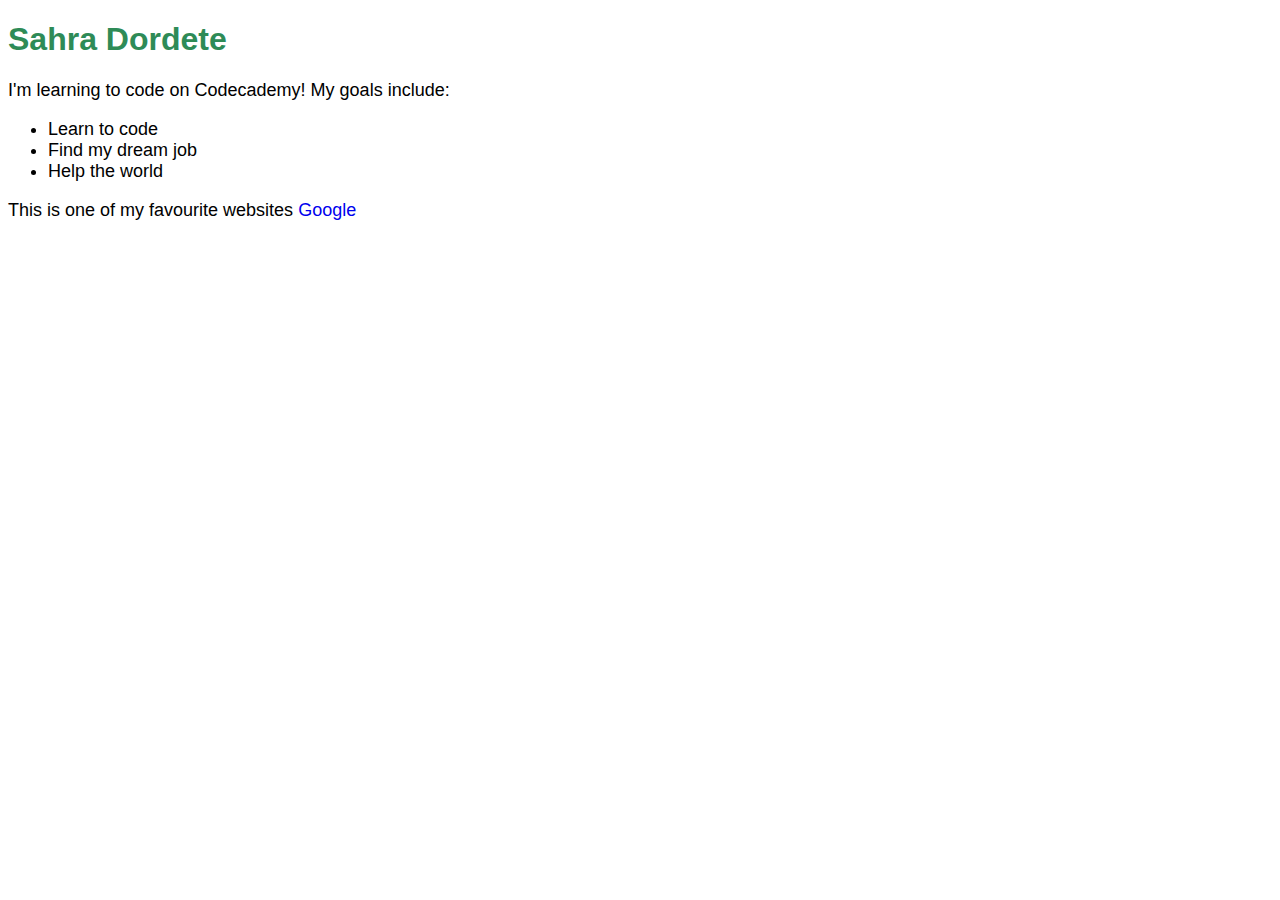
<file: DevProject/index.html>
<!DOCTYPE html>
<html lang="en">
<head>
    <meta charset="UTF-8">
    <meta http-equiv="X-UA-Compatible" content="IE=edge">
    <meta name="viewport" content="width=device-width, initial-scale=1.0">
    <title>Document</title>
    <link rel="stylesheet" href="resources/css/index.css">
</head>
<body>
    <h1>Sahra Dordete</h1>
    <p>I'm learning to code on Codecademy! My goals include:</p>
    <ul>
        <li>Learn to code</li>
        <li>Find my dream job</li>
        <li>Help the world</li>
    </ul>
    <p>This is one of my favourite websites <a href="https://www.google.com/" target="_blank">Google</a></p>
</body>
</html>
</file>
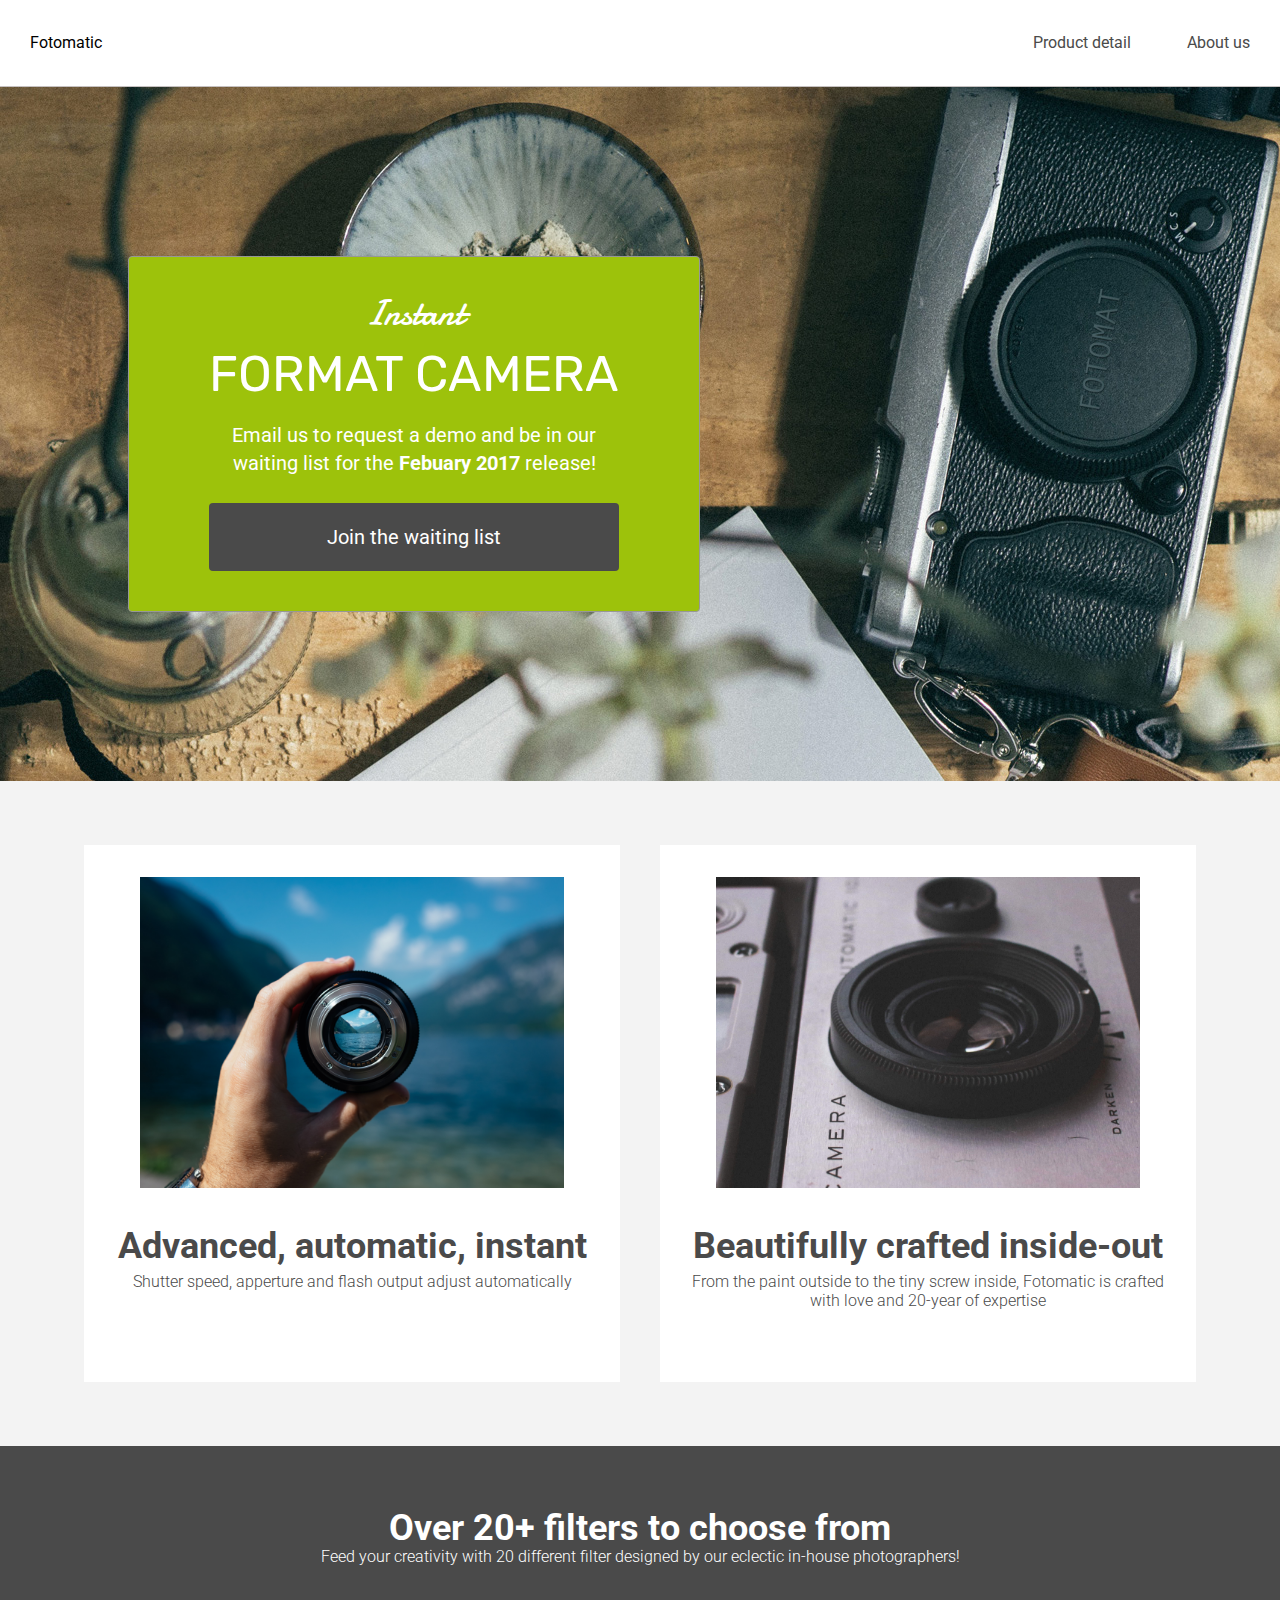
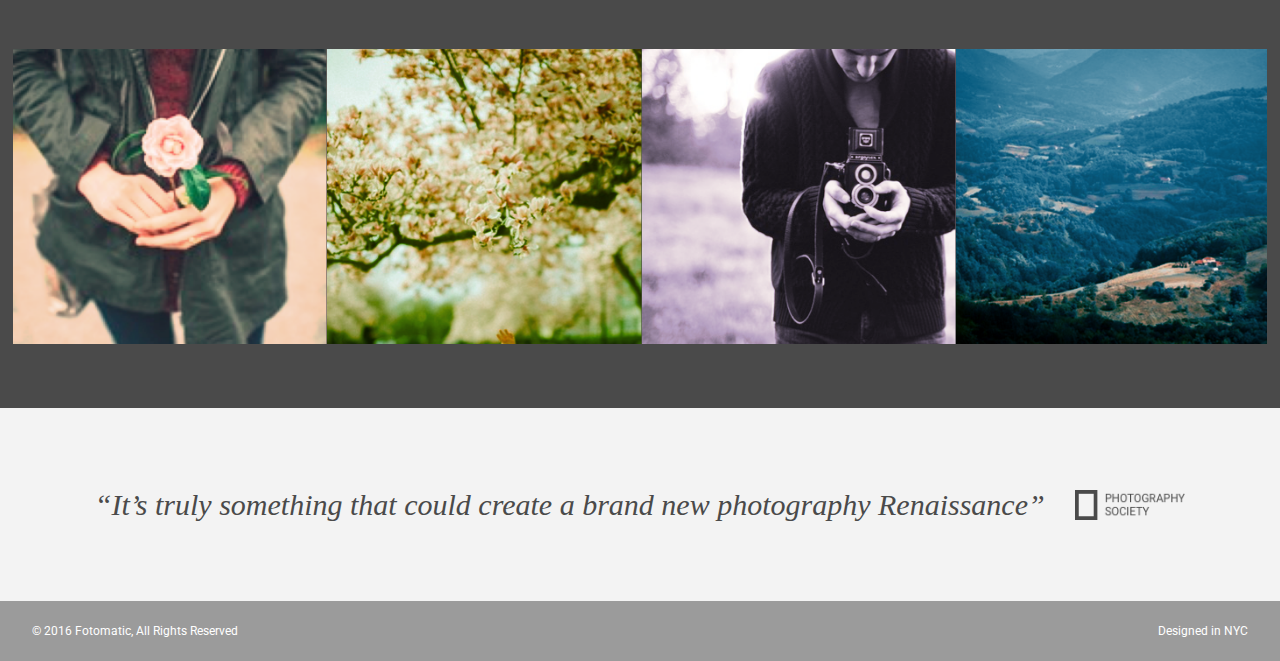
<file: fotomatic/start/index.html>
<!DOCTYPE html>
<html>
<head>
  <link href="https://fonts.googleapis.com/css?family=Damion" rel="stylesheet">
  <link href="https://fonts.googleapis.com/css?family=Rubik" rel="stylesheet">
  <link href="https://fonts.googleapis.com/css?family=Roboto:300,400,600,700" rel="stylesheet">
  <link rel="stylesheet" href="./resources/css/reset.css">
  <link rel="stylesheet" href="resources/css/style.css">
  <meta charset="UTF-8">
</head>
<body>
  <!-- Header -->
  <header>
    <div class="content">
      <a href="index.html" class="desktop logo">Fotomatic</a>
      <nav class="desktop">
        <ul>
          <li><a href="#">Product detail</a></li>
          <li><a href="#">About us</a></li>
          <li><a href="https://www.instagram.com/">Follow us <img class="icon" src="./resources/images/instagram.png"></a></li>
        </ul>
      </nav>
      <nav class="mobile">
        <ul>
          <li><a href="#"><img src="./resources/images/ic-logo.svg"></a></li>
          <li><a href="#"><img src="./resources/images/ic-product-detail.svg"></a></li>
          <li><a href="#"><img src="./resources/images/ic-about-us.svg"></a></li>
          <li><a href="#" class="button">Join us</a></li>
        </ul>
      </nav>
    </div>
  </header>

  <!-- Main Content -->
  <div class="main-content">

    <!-- Sign Up Section -->
    <div id="sign-up-section" class="banner">
      <div id="sign-up-cta">
        <div class="content center">
          <div class="header">
            <h2 class="cursive">Instant</h2>
            <h1 class="striking">FORMAT CAMERA</h1>
          </div>
          <div class="email">
            <span>
              Email us to request a demo and be in our waiting list for the <strong>Febuary 2017</strong> release!
            </span>
            <div class="button">Join the waiting list</div>
          </div>
        </div>
      </div>
    </div>

    <!-- Features Section -->
    <div id="features-section">
      <div class="feature">
        <div class="center">
          <div class="image-container">
            <img src="resources/images/feature-1.png"/>
          </div>
          <div class="content">
            <h2>Advanced, automatic, instant</h2>
            <h3>Shutter speed, apperture and flash output adjust automatically</h3>
          </div>
        </div>
      </div>
      <div class="feature">
        <div class="center">
          <div class="image-container">
            <img src="resources/images/feature-2.png"/>
          </div>
          <div class="content">
            <h2>Beautifully crafted inside-out</h2>
            <h3>From the paint outside to the tiny screw inside, Fotomatic is crafted with love and 20-year of expertise</h3>
          </div>
        </div>
      </div>
    </div>

    <!-- Filters Section -->
    <div id="filters-section">
      <div class="content center">
        <h2>Over 20+ filters to choose from</h2>
        <h3>Feed your creativity with 20 different filter designed by our eclectic in-house photographers!</h3>
      </div>
      <div class="images-container">
        <div class="image-container">
          <img src="./resources/images/filter-1.png" />
        </div>
        <div class="image-container">
          <img src="./resources/images/filter-2.png" />
        </div>
        <div class="image-container">
          <img src="./resources/images/filter-3.png" />
        </div>
        <div class="image-container extra">
          <img src="./resources/images/filter-4.png" />
        </div>
      </div>
    </div>

    <!-- Quotes Section -->
    <div id="quotes-section">
      <div class="content center">
        <span class="quote">“It’s truly something that could create a brand new photography Renaissance”</span>
        <img class="quote-citation" src="./resources/images/photography-logo.png"/>
      </div>
    </div>

    <!-- Footer -->
    <footer>
      <div class="content">
        <span class="copyright">© 2016  Fotomatic, All Rights Reserved</span>
        <span class="location">Designed in NYC</span>
      </div>
    </footer>

  </div>
</body>
</html>
</file>
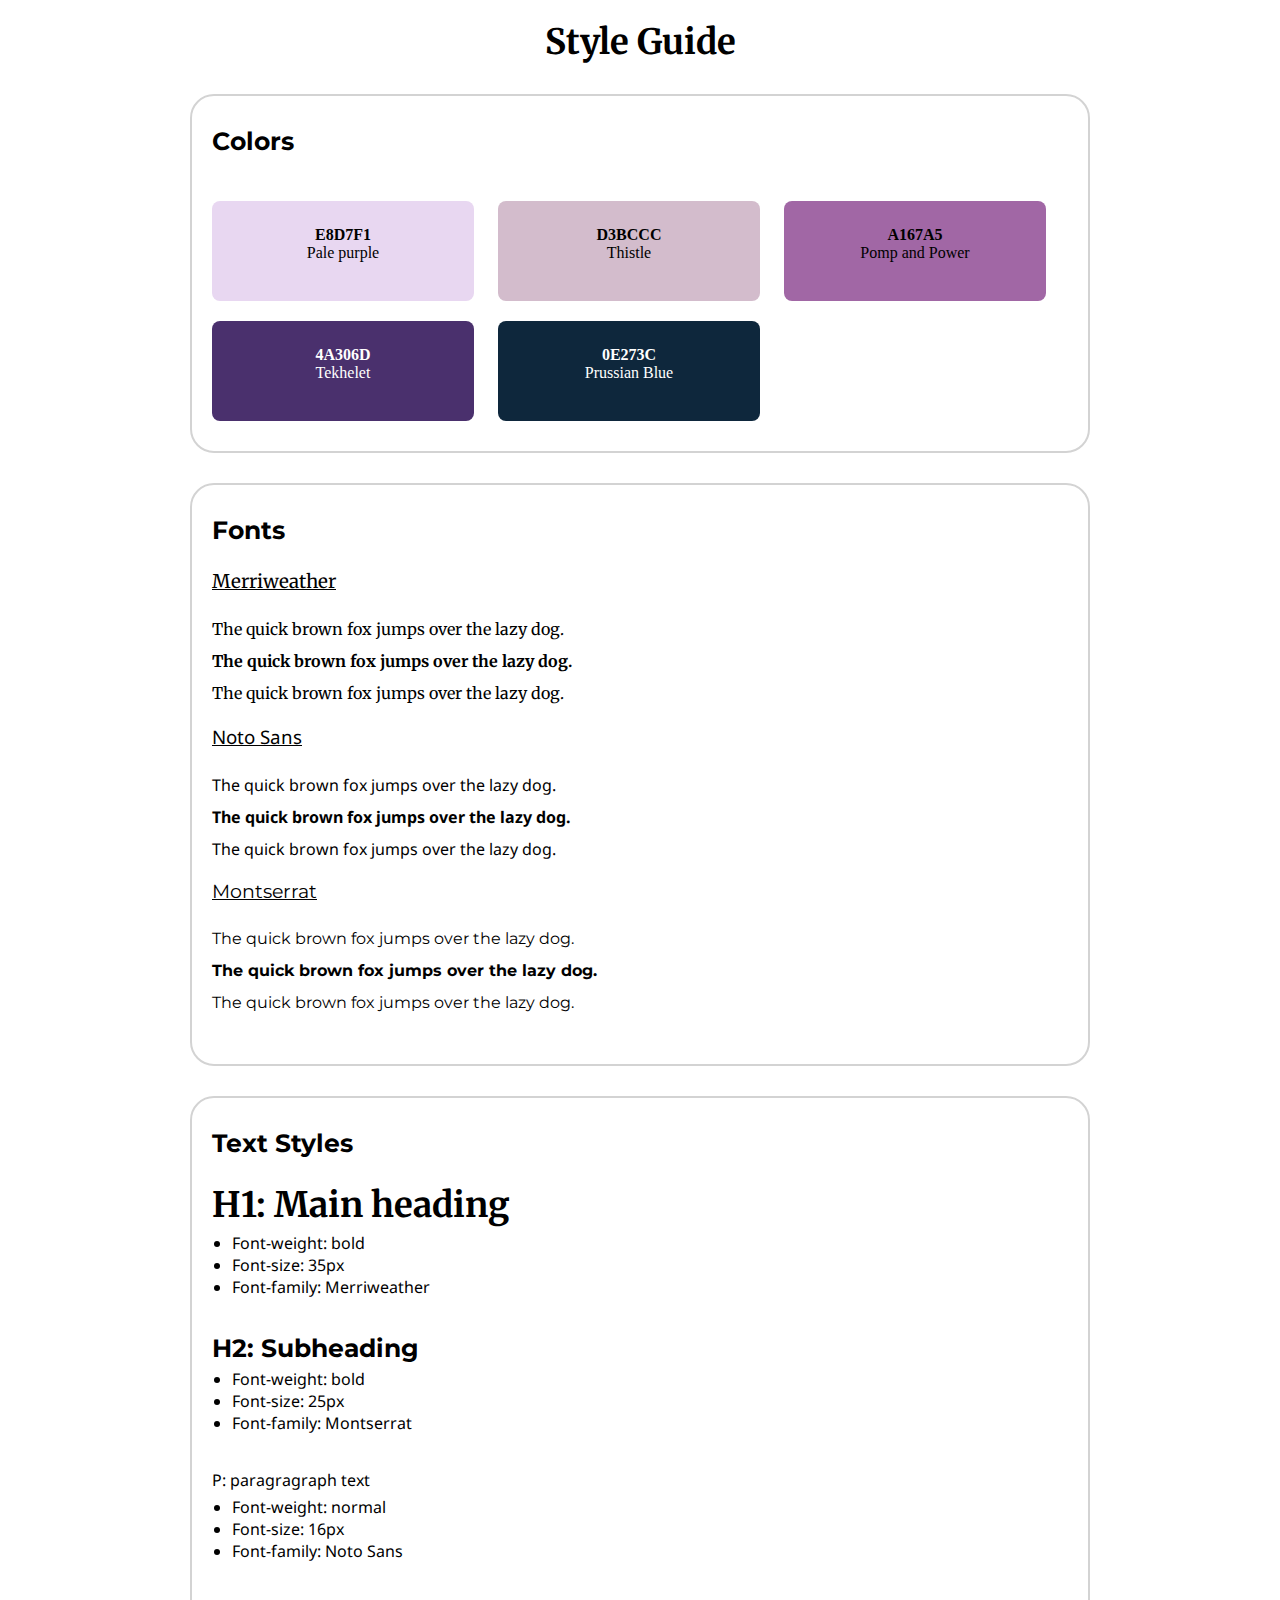
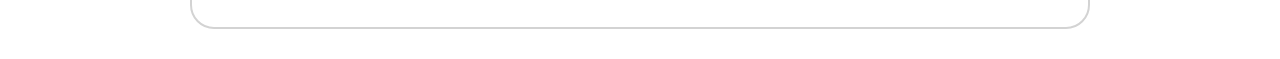
<file: website-design-system-starting/starting/index.html>
<!DOCTYPE html>
<html lang="en">
<head>
    <meta charset="UTF-8">
    <meta http-equiv="X-UA-Compatible" content="IE=edge">
    <meta name="viewport" content="width=device-width, initial-scale=1.0">
    <title>Style Guide</title>
    <link rel="stylesheet" href="styles.css">
    <link rel="preconnect" href="https://fonts.googleapis.com">
    <link rel="preconnect" href="https://fonts.gstatic.com" crossorigin>
    <link href="https://fonts.googleapis.com/css2?family=Merriweather:ital,wght@0,400;0,700;1,400&family=Montserrat:ital,wght@0,400;0,700;1,400&family=Noto+Sans:ital,wght@0,400;0,700;1,400&display=swap" rel="stylesheet">
</head>
<body>
    <main>
        <h1 id="main-title">Style Guide</h1>
        <section class="colors">
            <h2 class="titulo-colors">Colors</h2>
            <div class="color-square color1">
                <p class="hex-color">E8D7F1</p>
                <p>Pale purple</p>
            </div>
            <div class="color-square color2">
                <p class="hex-color">D3BCCC</p>
                <p>Thistle</p>
            </div>
            <div class="color-square color3">
                <p class="hex-color">A167A5</p>
                <p>Pomp and Power</p>
            </div>
            <div class="color-square color4">
                <p class="hex-color">4A306D</p>
                <p>Tekhelet</p>
            </div>
            <div class="color-square color5">
                <p class="hex-color">0E273C</p>
                <p>Prussian Blue</p>
            </div>
        </section>

        <section class="font">
            <h2>Fonts</h2>

            <div class="merriweather">
                <h3>Merriweather</h3>
                <p>The quick brown fox jumps over the lazy dog.</p>
                <p class="bold">The quick brown fox jumps over the lazy dog.</p>
                <p>The quick brown fox jumps over the lazy dog.</p>

            </div>

            <div class="noto">
                <h3>Noto Sans</h3>
                <p>The quick brown fox jumps over the lazy dog.</p>
                <p class="bold">The quick brown fox jumps over the lazy dog.</p>
                <p>The quick brown fox jumps over the lazy dog.</p>
            </div>

            <div class="montserrat">
                <h3>Montserrat</h3>
                <p>The quick brown fox jumps over the lazy dog.</p>
                <p class="bold">The quick brown fox jumps over the lazy dog.</p>
                <p>The quick brown fox jumps over the lazy dog.</p>
            </div>
        </section>

        <section class="text-style">
            <h2>Text Styles</h2>
            <div class="text-styling">
                <h1 class="merriweather sub-title">H1: Main heading</h1>
                <ul class="noto">
                    <li>Font-weight: bold </li>
                    <li>Font-size: 35px </li>
                    <li>Font-family: Merriweather</li>
                </ul>
            </div>

            <div class="text-styling">
                <h2 class="montserrat sub-title">H2: Subheading</h2>
                <ul class="noto">
                    <li>Font-weight: bold</li>
                    <li>Font-size: 25px</li>
                    <li>Font-family: Montserrat</li>
                </ul>
            </div>

            <div class="text-styling">
                <p class="noto sub-title">P: paragragraph text</p>
                <ul class="noto">
                    <li>Font-weight: normal</li>
                    <li>Font-size: 16px</li>
                    <li>Font-family: Noto Sans</li>
                </ul>
            </div>
        </section>
    </main>
</body>
</html>
</file>
<file: DevProject/resources/css/index.css>
* {
    font-family: Arial, Helvetica, sans-serif;
}

h1 {
    color: seagreen;
}

p, li {
    font-size: 18px;
}

a {
    text-decoration: none;
}
</file>
<file: fotomatic/start/resources/css/style.css>
/* Universal Styles */

html {
  font-family: "Roboto", sans-serif;
  font-size: 16px;
}

.main-content {
  position: relative;
  top: 5.3125rem; /* To offset for fixed header. */
}

.center {
  text-align: center;
}

.button {
  border-radius: 4px;
  background-color: #4a4a4a;
  color: white;
}

.image-container {
  overflow: hidden;
}

.image-container img {
  display: block;
  max-width: 100%;
}

@media only screen and (max-width: 895px) {
  .main-content {
    top: 2.5625rem;
  }
}

/* Header */

header {
  position: fixed;
  z-index: 100;
  width: 100%;
  border-bottom: solid 1px #c6c1c1;
  background-color: white;
}

header .content {
  display: flex;
  align-items: center;
  padding: 1.875rem;
}

header .logo {
  flex: 1;
}

header nav ul {
  display: flex;
}

nav li {
  padding-left: 3.5rem;
}

nav a {
  vertical-align: bottom;
  line-height: 1.6;
  font-size: 1rem;
  color: #4a4a4a;
}

nav .button {
  padding: .1875rem .5rem;
  background-color: #9dc20b;
  line-height: 1.6;
  color: white;
}

nav li:last-child {
  display: none;
}

header .icon {
  width: 1rem;
  padding-left: .75rem;
}

header .mobile {
  display: none;
}

@media only screen and (max-width: 600px) {
  header .desktop { 
    display: none;
  }

  header .mobile {
    display: block;
    width: 100%;
  }

  header .content {
    padding: .5rem 0;
  }

  header .mobile ul {
    display: flex;
    justify-content: space-around;
    align-items: center;
    width: 100%;
  }

  header .mobile li {
    padding: 0;
  }
}

/* Sign Up Section */

#sign-up-section {
  display: flex;
  justify-content: flex-start;
  align-items: flex-start;
  height: 43.5rem;
  background-image: url('../images/banner-landingpage.jpg');
  background-position: bottom;
  background-size: cover;
  background-repeat: no-repeat;
}

#sign-up-cta {
  position: relative;
  top: 171px;
  left: 10%;
  padding: 0 5rem 2.5rem 5rem;
  border: solid 1px #979797;
  border-radius: 4px;
  background-color: #9dc20b;
}

#sign-up-cta .content {
  width: 25.625rem;
  margin-top: 2rem;
  font-family: "Roboto", sans-serif;
  font-size: 1.25rem;
  line-height: 1.4;
  color: white;
}

#sign-up-cta h1 {
  font-size: 3.125rem;
}

#sign-up-cta h2 {
  font-size: 2.25rem;
}

#sign-up-cta span strong {
  font-weight: bold;
}

#sign-up-cta .cursive {
  font-family: "Damion", cursive;
}

#sign-up-cta .striking {
  font-family: "Rubik", sans-serif;
  padding-bottom: .75rem;
}

#sign-up-cta .button {
  margin-top: 1.625rem;
  padding: 1.25rem 7.25rem;
}

@media only screen and (max-width: 895px) {
  #sign-up-section {
    align-items: center;
    justify-content: center;
    height: 28rem;
  }

  #sign-up-cta {
    position: static;
    width: auto;
    height: auto;
    background-color: transparent;
    border: none;
  }

  #sign-up-cta .content {
    margin-top: 0;
  }

  #sign-up-cta .email {
    display: none;
  }

  #sign-up-cta h1 {
    font-size: 3.125rem;
  }

  #sign-up-cta h2 {
    font-size: 2.25rem;
  }
}

@media only screen and (max-width: 600px) {
  #sign-up-section {
    height: 20rem;
  }

  #sign-up-cta h1 {
    font-size: 2.25rem;
  }

  #sign-up-cta h2 {
    font-size: 2rem;
  }
}
/* Features Section */

#features-section {
  display: flex;
  justify-content: space-around;
  padding: 4rem 5%;
  background-color: #f3f3f3;
}

.feature {
  flex: 1;
  padding: 2rem;
  margin: 0px 1.25rem;
  background-color: white;
}

.feature .image-container {
  width: 90%;
  height: 65%;
  margin: 0 auto;
}

.feature .content {
  padding: 2.5rem 0;
}

.feature h2 {
  padding-bottom: .5rem;
  font-size: 2.25rem;
  font-weight: bold;
  color: #4a4a4a;
}

.feature h3 {
  font-size: 1rem;
  line-height: 1.2;
  font-weight: 300;
  color: #4a4a4a;
}

@media only screen and (max-width: 895px) {
  #features-section {
    padding: 1rem;
  }

  .feature {
    margin: 0px .5rem;
    padding: 1rem;
  }

  .feature h2 {
    font-size: 2rem;
    line-height: 1.3;
  }

  .feature h3 {
    font-size: .875rem;
    line-height: 1.4;
  }
}

@media only screen and (max-width: 600px) {
  #features-section {
    flex-flow: column;
    padding: 0;
  }

  .feature {
    margin: 0;
    padding: 1.25rem 1rem 0 1rem;
  }

  .feature .content {
    padding: 1.25rem 0 1.875rem 0;
  }
}

/* Filters Section */

#filters-section {
  padding: 4rem 0;
  background-color: #4a4a4a;
}

#filters-section .content {
  padding: 0 .625rem;
  margin-bottom: 5rem;
}

#filters-section .content h2 {
  font-size: 2.25rem;
  font-weight: bold;
  color: white;
}

#filters-section .content h3 {
  font-size: 1rem;
  line-height: 1.4;
  font-weight: 300;
  color: white;
}

#filters-section .images-container {
  display: flex;
  max-width: 100%;
  padding: 0 1%;
}

@media only screen and (max-width: 600px) {
  #filters-section {
    padding: 1.5rem 0 0 0;
  }

  #filters-section .content {
    margin-bottom: 1rem;
  }

  #filters-section .content h2 {
    padding-bottom: .625rem;
    font-size: 1.125rem;
    line-height: 1.3;
    font-weight: normal;
  }

  #filters-section .content h3 {
    font-size: .875rem;
    line-height: 1.4;
  }

  #filters-section .images-container {
    padding: 0;
  }

  #filters-section .extra {
    display: none;
  }
}

/* Quotes Section */

#quotes-section {
  background-color: #f3f3f3;
}

#quotes-section .content {
  display: flex;
  align-items: center;
  justify-content: center;
  padding: 5rem 1.5rem;
}

#quotes-section .quote {
  padding-right: 1.875rem;
  font-family: "Palatino", serif;
  font-size: 1.875rem;
  line-height: 1.1;
  font-style: italic;
  color: #4a4a4a;
}

#quotes-section .quote-citation {
  height: 1.875rem;
}

@media only screen and (max-width: 895px) {
  #quotes-section .content {
    padding: 3rem 1.5rem;
  }
}

@media only screen and (max-width: 600px) {
  #quotes-section .content {
    flex-flow: column;
    padding: 1.875rem .625rem;
  }

  #quotes-section .quote {
    font-size: 1.5rem;
    line-height: 1.4;
  }

  #quotes-section .quote-citation {
    display: block;
    padding-top: 1rem;
    margin: auto;
  }
}

/* Footer */

footer {
  background-color: #9b9b9b;
  padding: 1.5rem 2rem;
}

footer .content {
  color: white;
  display: flex;
  font-size: .75rem;
}

footer .copyright {
  flex-grow: 1;
}

@media only screen and (max-width: 600px) {
  footer .content {
    font-size: .625rem;
  }
}
</file>
<file: website-design-system-starting/starting/styles.css>
* {
    margin: 0;
    padding: 0;
    box-sizing: border-box;
}

body {
    width: 900px;
    margin: 0 auto;
}

#main-title {
    text-align: center;
    margin-top: 20px;
    font-family: 'Merriweather', serif;
    font-size: 35px;
    font-weight: bold;
}

h2 {
    margin-bottom: 25px;
    font-size: 25px;
}


.colors {
    padding: 30px 20px;
    padding-right: -10px;
    border: solid 2px lightgrey;
    border-radius: 24px;
}


.color-square {
    width: 262px;
    height: 100px;
    display: inline-block;
    margin-right: 20px;
    margin-top: 20px;
    border-radius: 8px;
}


.color1 {
    background-color: #E8D7F1;
}

.color2 {
    background-color: #D3BCCC;
}

.color3 {
    background-color: #A167A5;
    
}

.color4 {
    background-color: #4A306D;
    color: white;
}

.color5 {
    background-color: #0E273C;
    color: white;
}

.color-square > p {
    text-align: center;
    position: relative;
    top: 25px;

}

.hex-color {
    font-weight: bold;
}

.colors, .font, .text-style {
    margin-top: 30px;
}

/* Fonts */

.font {
    padding: 30px 20px;
    padding-right: -10px;
    border: solid 2px lightgrey;
    border-radius: 24px;
}

.font p {
    line-height: 2em;
}

.merriweather, .montserrat, .noto {
    margin-bottom: 15px;
}

.merriweather {
    font-family: 'Merriweather', serif;
}

h2, .montserrat {
    font-family: 'Montserrat', sans-serif;
}

h3 {
    font-weight: normal;
    margin-bottom: 20px;
    text-decoration: underline;
}

.bold {
    font-weight: bold;
}

.noto {
    font-family: 'Noto Sans', sans-serif;
}



/* Text Styles */

.text-style {
    padding: 30px 20px;
    padding-right: -10px;
    border: solid 2px lightgrey;
    border-radius: 24px;
    margin-bottom: 30px;
}

.sub-title {
    margin-bottom: -15px;
}

.text-styling ul {
    padding: 20px;
}

.text-styling h1 {
    font-size: 35px;
}

.text-styling h2 {
    font-size: 25px;
}
</file>
